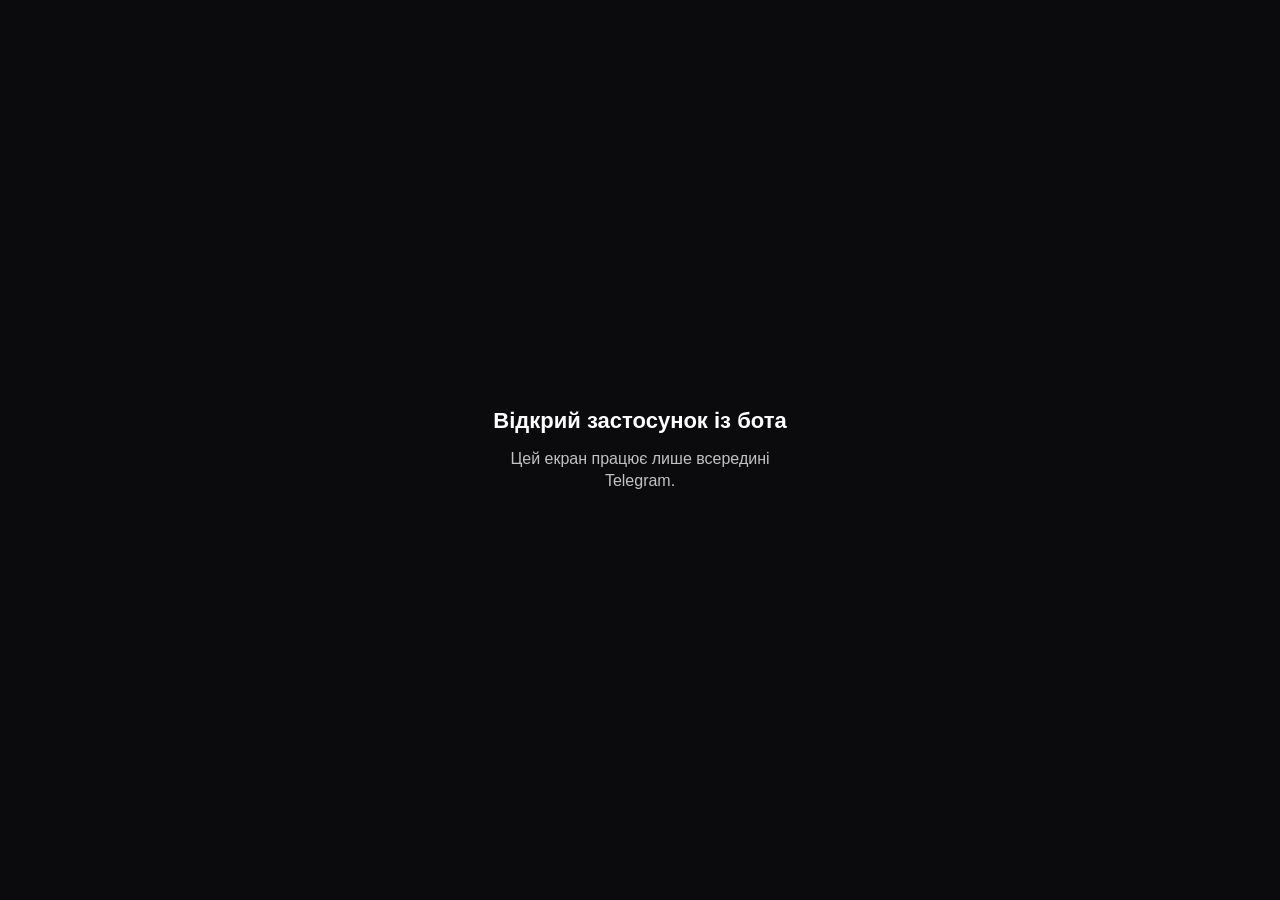
<file: index.html>
<!doctype html>
<html lang="uk">
<head>
<meta charset="utf-8">
<meta name="viewport" content="width=device-width, initial-scale=1, maximum-scale=1, user-scalable=no, viewport-fit=cover">
<meta name="theme-color" content="#000000">
<title>Soulmate</title>
<link rel="manifest" href="manifest.json">
<link rel="icon" type="image/svg+xml" href="icons/icon.svg">
<link rel="icon" type="image/png" sizes="48x48" href="icons/favicon-48.png">
<link rel="apple-touch-icon" href="icons/apple-touch-icon.png">
<meta name="mobile-web-app-capable" content="yes">
<meta name="apple-mobile-web-app-capable" content="yes">
<meta name="apple-mobile-web-app-title" content="SOULMATE">
<meta name="apple-mobile-web-app-status-bar-style" content="black-translucent">
<link rel="stylesheet" href="style.css">
<script src="https://telegram.org/js/telegram-web-app.js"></script>
<script src="config.js"></script>
</head>
<body>
<div id="feed" aria-live="polite"></div>
<button id="meBtn" class="mebtn" type="button" hidden aria-label="Профіль">👤</button>
<div id="dnav" class="dnav">
<button id="navUp" class="dbtn" type="button" aria-label="Попередня анкета"><svg viewBox="0 0 24 24" width="22" height="22" fill="none" stroke="currentColor" stroke-width="2.5" stroke-linecap="round" stroke-linejoin="round"><path d="M6 15l6-6 6 6"/></svg></button>
<button id="navDown" class="dbtn" type="button" aria-label="Наступна анкета"><svg viewBox="0 0 24 24" width="22" height="22" fill="none" stroke="currentColor" stroke-width="2.5" stroke-linecap="round" stroke-linejoin="round"><path d="M6 9l6 6 6-6"/></svg></button>
</div>
<div id="editor" class="editor" hidden></div>
<div id="screen" class="screen" hidden></div>
<div id="match" class="match" hidden></div>
<div id="toast" class="toast" hidden></div>
<script src="app.js"></script>
</body>
</html>
</file>
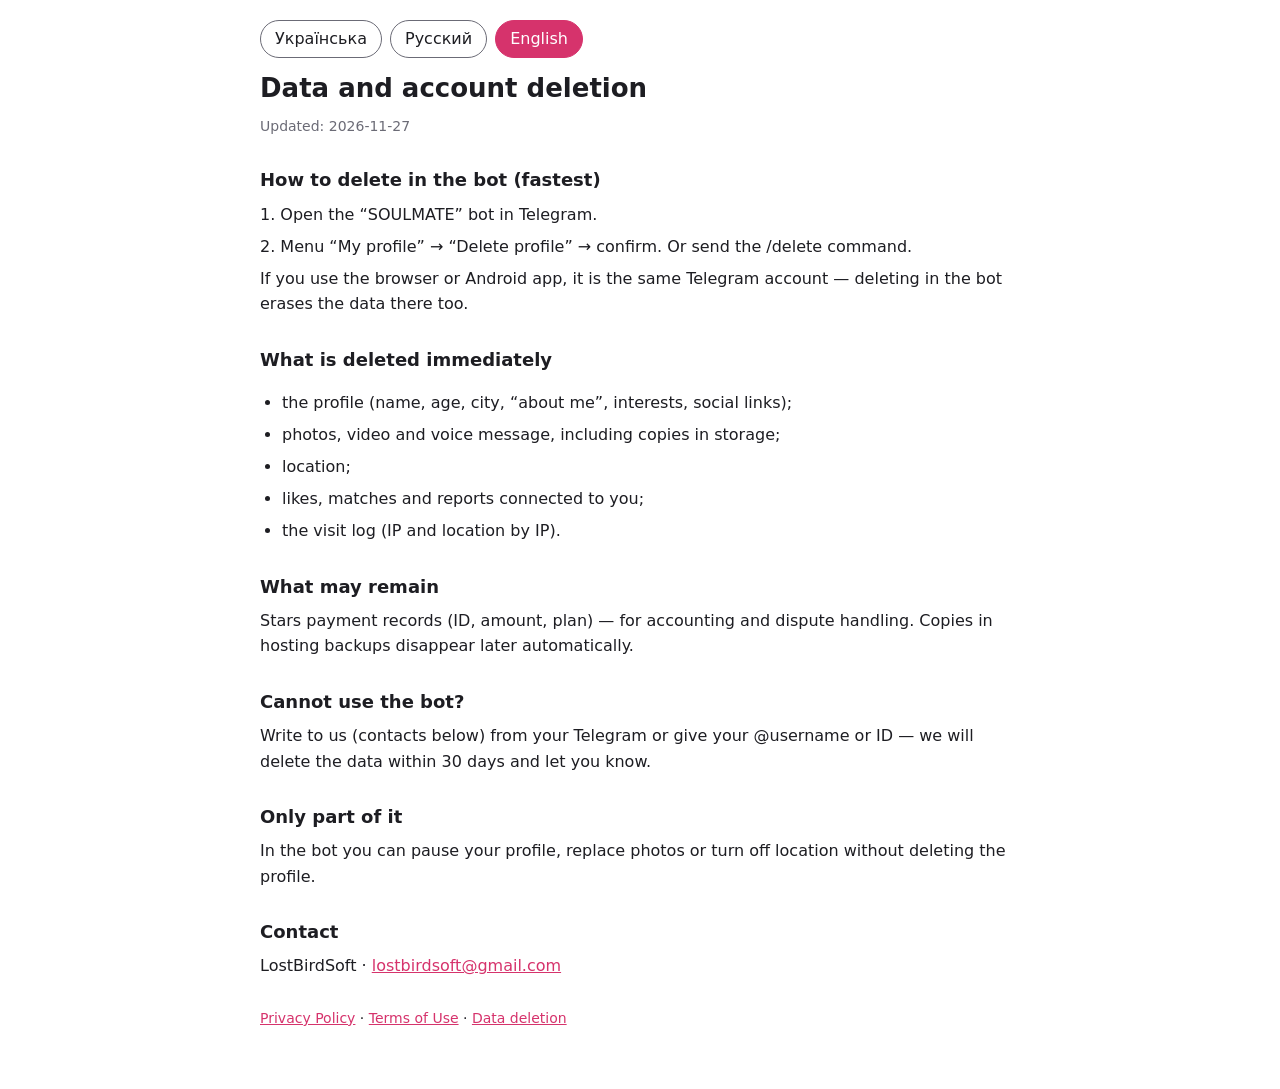
<file: legal/delete.html>
<!doctype html><html lang="uk"><head><meta charset="utf-8"><meta name="viewport" content="width=device-width,initial-scale=1"><meta name="robots" content="index,follow"><title>SOULMATE — Data and account deletion</title>
<style>:root{--bg:#fff;--fg:#1d1d22;--mut:#6b6b76;--ac:#d6336c}@media(prefers-color-scheme:dark){:root{--bg:#121216;--fg:#ececf1;--mut:#9a9aa6;--ac:#ff6b9a}}
body{margin:0;background:var(--bg);color:var(--fg);font:16px/1.6 system-ui,-apple-system,Segoe UI,Roboto,sans-serif}main{max-width:760px;margin:0 auto;padding:20px 18px 60px}
h1{font-size:26px;margin:.4em 0 .1em}h2{font-size:18px;margin:1.6em 0 .3em}p,li{margin:.4em 0}ul{padding-left:22px}.upd{color:var(--mut);font-size:14px}a{color:var(--ac)}
.lg{display:flex;gap:8px;margin-bottom:8px}.lg button{border:1px solid var(--mut);background:none;color:var(--fg);border-radius:20px;padding:5px 14px;font:inherit;cursor:pointer}.lg button.on{background:var(--ac);border-color:var(--ac);color:#fff}nav{margin-top:2em;font-size:14px}</style></head>
<body><main><div class="lg"><button data-l="uk">Українська</button><button data-l="ru">Русский</button><button data-l="en">English</button></div>
<article lang="uk" hidden><h1>Видалення даних і облікового запису</h1><p class="upd">Оновлено: 2026-11-27</p><h2>Як видалити в боті (найшвидше)</h2><p>1. Відкрийте бот «СОУЛМЕЙТ» у Telegram.</p><p>2. Меню «Моя анкета» → «Видалити анкету» → підтвердіть. Або надішліть команду /delete.</p><p>Якщо ви користуєтесь застосунком у браузері чи Android, це той самий обліковий запис Telegram — видалення в боті стирає дані й там.</p><h2>Що буде видалено одразу</h2><ul><li>анкета (ім'я, вік, місто, «про себе», інтереси, посилання на соцмережі);</li><li>фото, відео та голосове повідомлення, включно з копіями у сховищі;</li><li>геолокація;</li><li>вподобання, метчі, скарги, пов'язані з вами;</li><li>журнал заходів (IP та місце за IP).</li></ul><h2>Що може залишитися</h2><p>Записи про платежі Stars (ідентифікатор, сума, тариф) — для обліку та розгляду спорів. Копії в резервних системах хостингу зникають пізніше автоматично.</p><h2>Не можете скористатися ботом?</h2><p>Напишіть нам (контакти внизу) з вашого Telegram або вкажіть свій @username чи ID — ми видалимо дані протягом 30 днів і повідомимо вас.</p><h2>Хочу лише частину</h2><p>У боті можна поставити анкету на паузу, замінити фото чи вимкнути геолокацію, не видаляючи анкету.</p><h2>Контакти</h2><p class="ct"></p><nav><a href="privacy.html">Політика конфіденційності</a> · <a href="terms.html">Умови використання</a> · <a href="delete.html">Видалення даних</a></nav></article>
<article lang="ru" hidden><h1>Удаление данных и аккаунта</h1><p class="upd">Обновлено: 2026-11-27</p><h2>Как удалить в боте (быстрее всего)</h2><p>1. Откройте бот «СОУЛМЕЙТ» в Telegram.</p><p>2. Меню «Моя анкета» → «Удалить анкету» → подтвердите. Или отправьте команду /delete.</p><p>Если вы пользуетесь приложением в браузере или Android, это тот же аккаунт Telegram — удаление в боте стирает данные и там.</p><h2>Что будет удалено сразу</h2><ul><li>анкета (имя, возраст, город, «о себе», интересы, ссылки на соцсети);</li><li>фото, видео и голосовое сообщение, включая копии в хранилище;</li><li>геолокация;</li><li>лайки, мэтчи, жалобы, связанные с вами;</li><li>журнал заходов (IP и место по IP).</li></ul><h2>Что может остаться</h2><p>Записи о платежах Stars (идентификатор, сумма, тариф) — для учёта и рассмотрения споров. Копии в резервных системах хостинга исчезают позже автоматически.</p><h2>Не можете воспользоваться ботом?</h2><p>Напишите нам (контакты внизу) со своего Telegram или укажите свой @username либо ID — мы удалим данные в течение 30 дней и сообщим вам.</p><h2>Хочу только часть</h2><p>В боте можно поставить анкету на паузу, заменить фото или отключить геолокацию, не удаляя анкету.</p><h2>Контакты</h2><p class="ct"></p><nav><a href="privacy.html">Политика конфиденциальности</a> · <a href="terms.html">Условия использования</a> · <a href="delete.html">Удаление данных</a></nav></article>
<article lang="en" hidden><h1>Data and account deletion</h1><p class="upd">Updated: 2026-11-27</p><h2>How to delete in the bot (fastest)</h2><p>1. Open the “SOULMATE” bot in Telegram.</p><p>2. Menu “My profile” → “Delete profile” → confirm. Or send the /delete command.</p><p>If you use the browser or Android app, it is the same Telegram account — deleting in the bot erases the data there too.</p><h2>What is deleted immediately</h2><ul><li>the profile (name, age, city, “about me”, interests, social links);</li><li>photos, video and voice message, including copies in storage;</li><li>location;</li><li>likes, matches and reports connected to you;</li><li>the visit log (IP and location by IP).</li></ul><h2>What may remain</h2><p>Stars payment records (ID, amount, plan) — for accounting and dispute handling. Copies in hosting backups disappear later automatically.</p><h2>Cannot use the bot?</h2><p>Write to us (contacts below) from your Telegram or give your @username or ID — we will delete the data within 30 days and let you know.</p><h2>Only part of it</h2><p>In the bot you can pause your profile, replace photos or turn off location without deleting the profile.</p><h2>Contact</h2><p class="ct"></p><nav><a href="privacy.html">Privacy Policy</a> · <a href="terms.html">Terms of Use</a> · <a href="delete.html">Data deletion</a></nav></article></main>
<script src="legal-config.js"></script>
<script>(function(){var C=window.LEGAL||{},q=new URLSearchParams(location.search).get("lang"),st;try{st=localStorage.getItem("lg")}catch(e){}
var nl=(navigator.language||"uk").slice(0,2),l=[q,st,nl].filter(function(x){return x==="uk"||x==="ru"||x==="en"})[0]||(nl==="be"?"ru":"uk");
function s(x){document.documentElement.lang=x;try{localStorage.setItem("lg",x)}catch(e){}
document.querySelectorAll("article").forEach(function(a){a.hidden=a.lang!==x});document.querySelectorAll(".lg button").forEach(function(b){b.className=b.dataset.l===x?"on":""});
document.querySelectorAll("a[href$='.html']").forEach(function(a){a.href=a.getAttribute("href").split("?")[0]+"?lang="+x})}
document.querySelectorAll(".ct").forEach(function(p){var t=[];if(C.operator)t.push(C.operator);if(C.email)t.push('<a href="mailto:'+C.email+'">'+C.email+'</a>');if(C.telegram)t.push('<a href="https://t.me/'+C.telegram.replace("@","")+'">'+C.telegram+'</a>');p.innerHTML=t.join(" · ")});
document.querySelectorAll(".lg button").forEach(function(b){b.onclick=function(){s(b.dataset.l)}});s(l)})();</script></body></html>
</file>
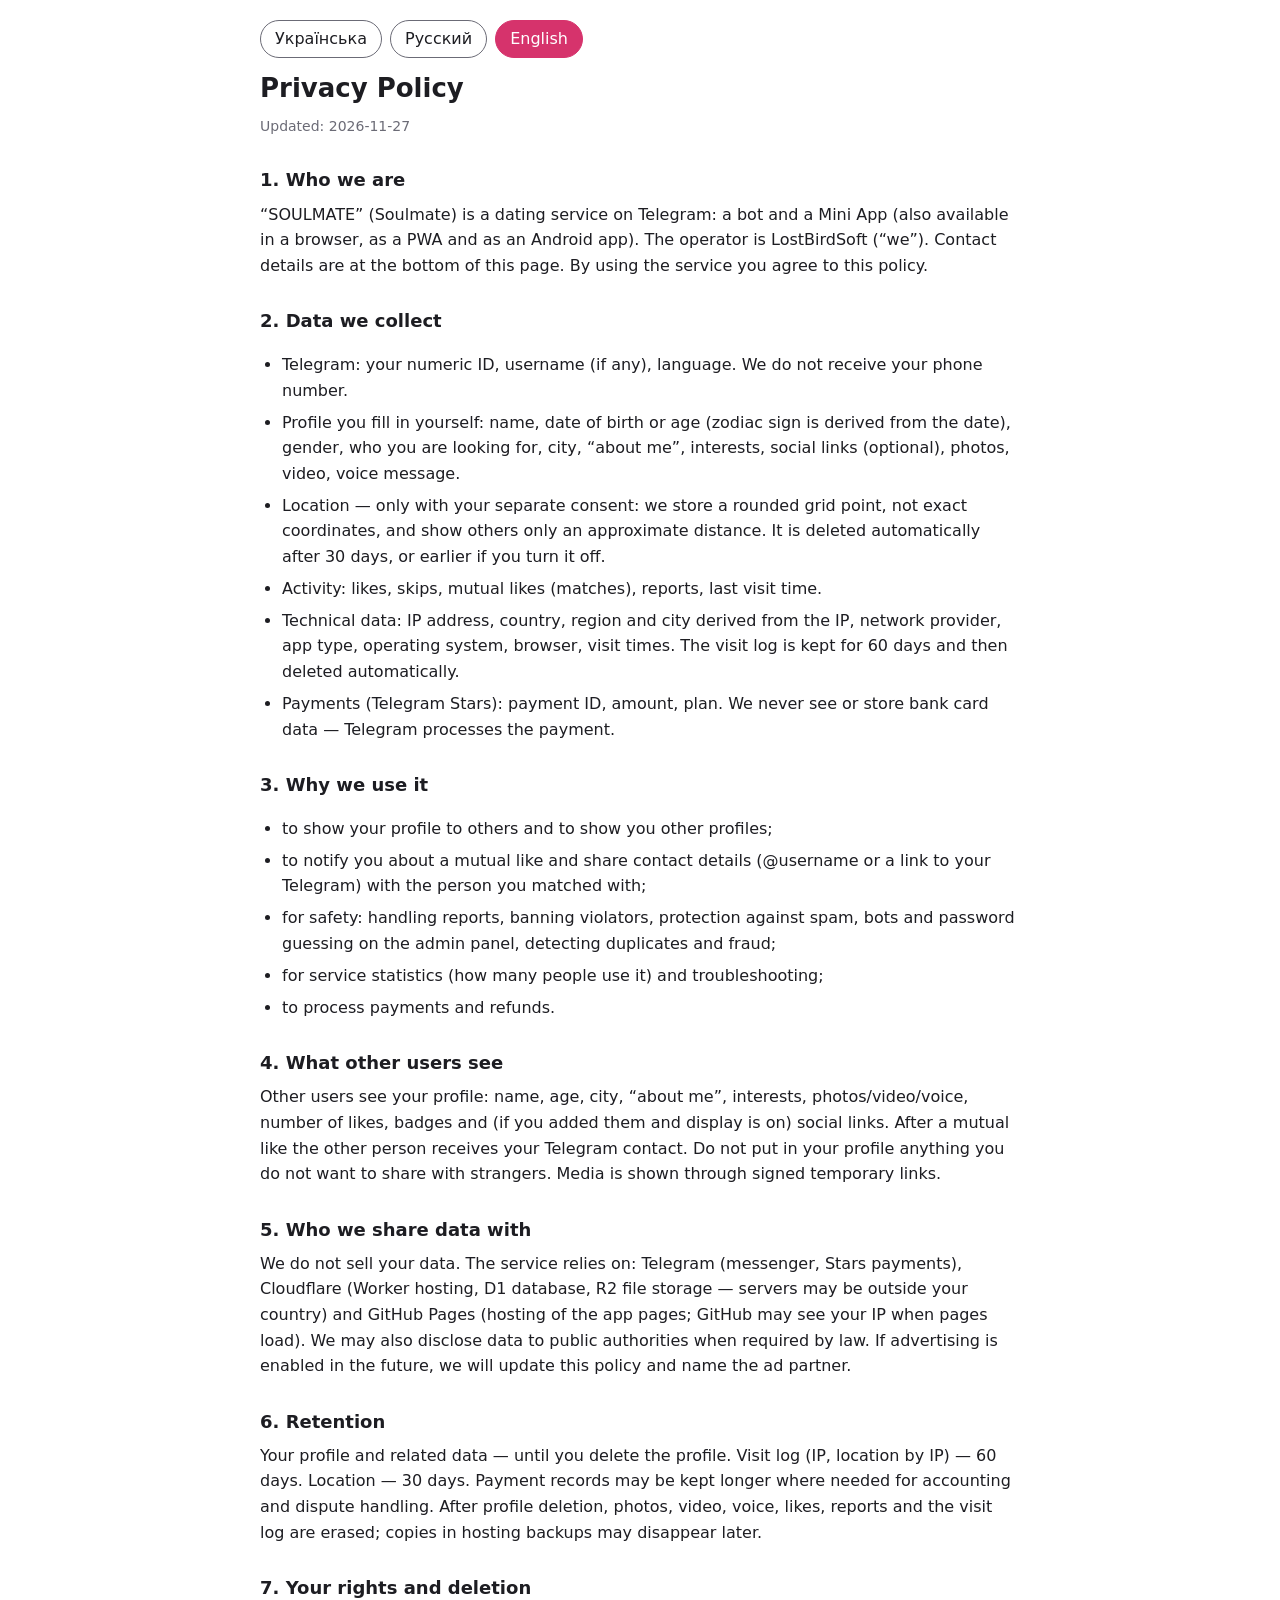
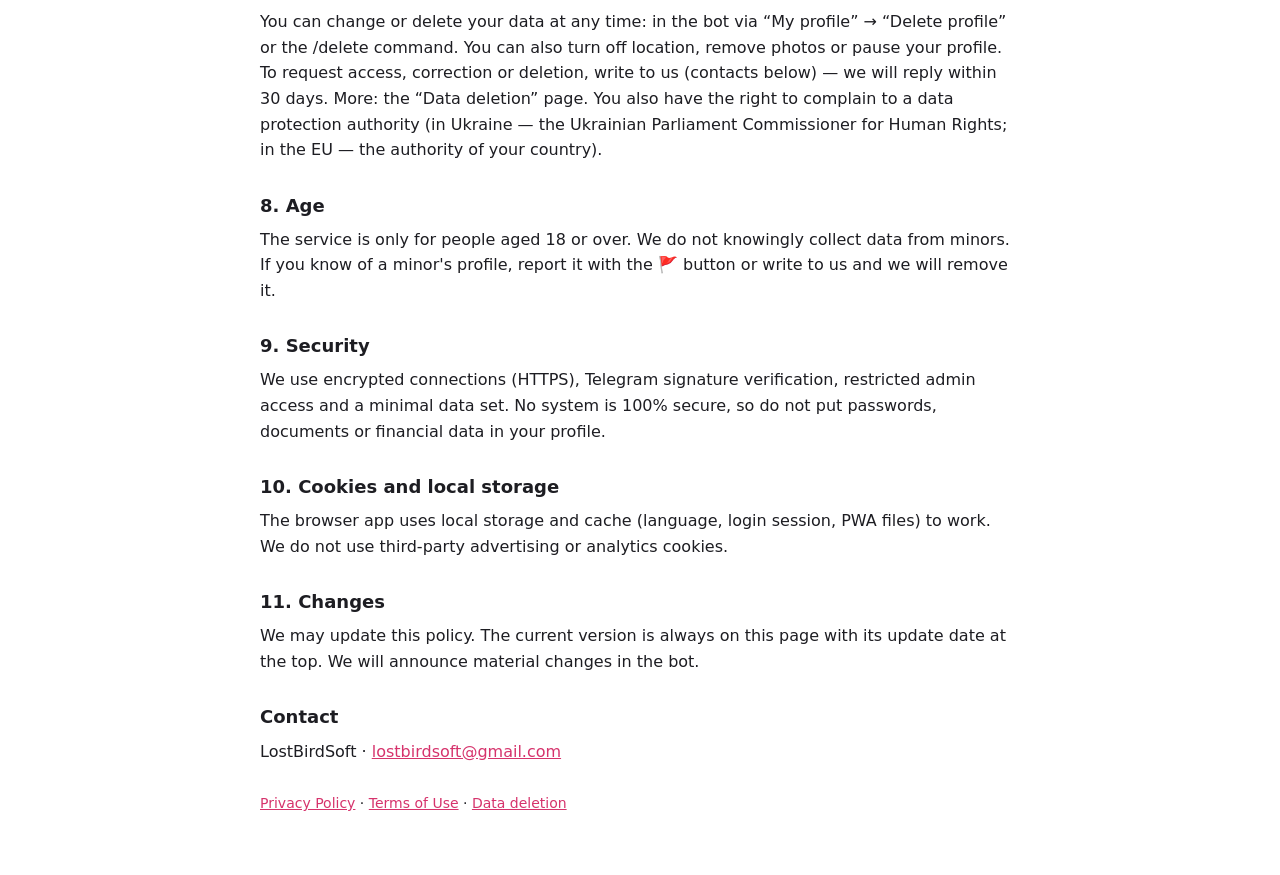
<file: legal/privacy.html>
<!doctype html><html lang="uk"><head><meta charset="utf-8"><meta name="viewport" content="width=device-width,initial-scale=1"><meta name="robots" content="index,follow"><title>SOULMATE — Privacy Policy</title>
<style>:root{--bg:#fff;--fg:#1d1d22;--mut:#6b6b76;--ac:#d6336c}@media(prefers-color-scheme:dark){:root{--bg:#121216;--fg:#ececf1;--mut:#9a9aa6;--ac:#ff6b9a}}
body{margin:0;background:var(--bg);color:var(--fg);font:16px/1.6 system-ui,-apple-system,Segoe UI,Roboto,sans-serif}main{max-width:760px;margin:0 auto;padding:20px 18px 60px}
h1{font-size:26px;margin:.4em 0 .1em}h2{font-size:18px;margin:1.6em 0 .3em}p,li{margin:.4em 0}ul{padding-left:22px}.upd{color:var(--mut);font-size:14px}a{color:var(--ac)}
.lg{display:flex;gap:8px;margin-bottom:8px}.lg button{border:1px solid var(--mut);background:none;color:var(--fg);border-radius:20px;padding:5px 14px;font:inherit;cursor:pointer}.lg button.on{background:var(--ac);border-color:var(--ac);color:#fff}nav{margin-top:2em;font-size:14px}</style></head>
<body><main><div class="lg"><button data-l="uk">Українська</button><button data-l="ru">Русский</button><button data-l="en">English</button></div>
<article lang="uk" hidden><h1>Політика конфіденційності</h1><p class="upd">Оновлено: 2026-11-27</p><h2>1. Хто ми</h2><p>«СОУЛМЕЙТ» (Soulmate) — сервіс знайомств у Telegram: бот та Mini App (також доступний у браузері, як PWA та Android-застосунок). Оператор сервісу — LostBirdSoft (далі «ми»). Контакти — внизу сторінки. Користуючись сервісом, ви погоджуєтесь з цією політикою.</p><h2>2. Які дані ми збираємо</h2><ul><li>Telegram: ваш числовий ID, ім'я користувача (@username, якщо є), мова. Ми не отримуємо ваш номер телефону.</li><li>Анкета, яку ви самі заповнюєте: ім'я, дата народження або вік (знак зодіаку рахується з дати), стать, кого шукаєте, місто, «про себе», інтереси, посилання на соцмережі (за бажанням), фото, відео, голосове повідомлення.</li><li>Геолокація — лише за вашою окремою згодою: ми зберігаємо округлену точку (сітку), а не точні координати, і показуємо іншим лише відстань кроками. Дані стираються автоматично через 30 днів або раніше, якщо ви їх вимкнули.</li><li>Активність: вподобання, пропуски, взаємні вподобання (метчі), скарги, дата останнього візиту.</li><li>Технічні дані: IP-адреса, країна, регіон і місто за IP, провайдер, тип застосунку, операційна система, браузер, час заходів. Журнал заходів зберігається 60 днів і потім видаляється автоматично.</li><li>Платежі (Telegram Stars): ідентифікатор платежу, сума, тариф. Дані банківської картки ми не бачимо й не зберігаємо — оплату обробляє Telegram.</li></ul><h2>3. Навіщо ми це використовуємо</h2><ul><li>щоб показувати вашу анкету іншим і підбирати анкети вам;</li><li>щоб повідомляти про взаємну симпатію й передавати контакт (@username або посилання на ваш Telegram) тому, з ким у вас метч;</li><li>для безпеки: розгляд скарг, блокування порушників, захист від спаму, ботів і підбору пароля адмін-панелі, виявлення дублікатів та шахрайства;</li><li>для статистики роботи сервісу (скільки людей заходить) і розв'язання технічних проблем;</li><li>для обробки платежів і повернень.</li></ul><h2>4. Що бачать інші користувачі</h2><p>Інші користувачі бачать вашу анкету: ім'я, вік, місто, «про себе», інтереси, фото/відео/голос, кількість вподобань, значки та (якщо ви їх додали й увімкнено показ) посилання на соцмережі. Після взаємного вподобання співрозмовник отримує ваш контакт у Telegram. Не публікуйте в анкеті те, чим не хочете ділитися з незнайомими людьми. Медіа показуються через підписані тимчасові посилання.</p><h2>5. Кому ми передаємо дані</h2><p>Ми не продаємо ваші дані. Для роботи сервісу використовуються: Telegram (месенджер, платежі Stars), Cloudflare (хостинг Worker, база даних D1, сховище файлів R2 — сервери можуть бути за межами вашої країни) і GitHub Pages (розміщення сторінок застосунку; GitHub може бачити IP при завантаженні сторінок). Також ми можемо передати дані державним органам, якщо цього вимагає закон. Якщо в майбутньому буде ввімкнено рекламу, ми оновимо цю політику та вкажемо рекламного партнера.</p><h2>6. Скільки ми зберігаємо дані</h2><p>Анкету та пов'язані з нею дані — доки ви не видалите анкету. Журнал заходів (IP, місце за IP) — 60 днів. Геолокацію — 30 днів. Записи про платежі можуть зберігатися довше, якщо це потрібно для обліку та розгляду спорів. Після видалення анкети фото, відео, голос, вподобання, скарги та журнал заходів стираються; копії в резервних системах хостингу можуть зникнути пізніше.</p><h2>7. Ваші права та видалення</h2><p>Ви можете в будь-який момент змінити або видалити свої дані: у боті в меню «Моя анкета» → «Видалити анкету» або командою /delete. Також ви можете вимкнути геолокацію, видалити фото чи поставити анкету на паузу. Для запиту на доступ до даних, виправлення або видалення пишіть нам (контакти внизу) — відповімо протягом 30 днів. Докладніше: сторінка «Видалення даних». Ви також маєте право звернутися до наглядового органу з питань захисту персональних даних (в Україні — Уповноважений Верховної Ради України з прав людини; в ЄС — орган вашої країни).</p><h2>8. Вік</h2><p>Сервіс лише для осіб, яким виповнилося 18 років. Ми свідомо не збираємо дані неповнолітніх. Якщо ви знаєте про анкету неповнолітнього — поскаржтеся кнопкою 🚩 або напишіть нам, ми видалимо її.</p><h2>9. Безпека</h2><p>Ми використовуємо шифроване з'єднання (HTTPS), перевірку підпису Telegram, обмежений доступ до адмін-панелі та мінімально потрібний набір даних. Жодна система не безпечна на 100%, тому не діліться в анкеті паролями, документами та фінансовими даними.</p><h2>10. Cookies і локальне сховище</h2><p>Застосунок у браузері використовує локальне сховище й кеш (мова, сесія входу, службові файли PWA) для роботи. Рекламних і аналітичних cookies сторонніх сервісів ми не використовуємо.</p><h2>11. Зміни політики</h2><p>Ми можемо оновлювати політику. Актуальна версія завжди на цій сторінці, дата оновлення вказана вгорі. Про суттєві зміни повідомимо в боті.</p><h2>Контакти</h2><p class="ct"></p><nav><a href="privacy.html">Політика конфіденційності</a> · <a href="terms.html">Умови використання</a> · <a href="delete.html">Видалення даних</a></nav></article>
<article lang="ru" hidden><h1>Политика конфиденциальности</h1><p class="upd">Обновлено: 2026-11-27</p><h2>1. Кто мы</h2><p>«СОУЛМЕЙТ» (Soulmate) — сервис знакомств в Telegram: бот и Mini App (также доступен в браузере, как PWA и Android-приложение). Оператор сервиса — LostBirdSoft (далее «мы»). Контакты — внизу страницы. Пользуясь сервисом, вы соглашаетесь с этой политикой.</p><h2>2. Какие данные мы собираем</h2><ul><li>Telegram: ваш числовой ID, имя пользователя (@username, если есть), язык. Номер телефона мы не получаем.</li><li>Анкета, которую вы заполняете сами: имя, дата рождения или возраст (знак зодиака считается по дате), пол, кого ищете, город, «о себе», интересы, ссылки на соцсети (по желанию), фото, видео, голосовое сообщение.</li><li>Геолокация — только по вашему отдельному согласию: мы храним округлённую точку (сетку), а не точные координаты, и показываем другим только расстояние шагами. Данные стираются автоматически через 30 дней или раньше, если вы их отключили.</li><li>Активность: лайки, пропуски, взаимные лайки (мэтчи), жалобы, дата последнего визита.</li><li>Технические данные: IP-адрес, страна, регион и город по IP, провайдер, тип приложения, операционная система, браузер, время заходов. Журнал заходов хранится 60 дней и затем удаляется автоматически.</li><li>Платежи (Telegram Stars): идентификатор платежа, сумма, тариф. Данные банковской карты мы не видим и не храним — оплату обрабатывает Telegram.</li></ul><h2>3. Зачем мы это используем</h2><ul><li>чтобы показывать вашу анкету другим и подбирать анкеты вам;</li><li>чтобы сообщать о взаимной симпатии и передавать контакт (@username или ссылку на ваш Telegram) тому, с кем у вас мэтч;</li><li>для безопасности: рассмотрение жалоб, блокировка нарушителей, защита от спама, ботов и подбора пароля админ-панели, выявление дублей и мошенничества;</li><li>для статистики работы сервиса (сколько людей заходит) и устранения технических проблем;</li><li>для обработки платежей и возвратов.</li></ul><h2>4. Что видят другие пользователи</h2><p>Другие пользователи видят вашу анкету: имя, возраст, город, «о себе», интересы, фото/видео/голос, число лайков, значки и (если вы их добавили и показ включён) ссылки на соцсети. После взаимного лайка собеседник получает ваш контакт в Telegram. Не публикуйте в анкете то, чем не хотите делиться с незнакомыми людьми. Медиа показываются через подписанные временные ссылки.</p><h2>5. Кому мы передаём данные</h2><p>Мы не продаём ваши данные. Для работы сервиса используются: Telegram (мессенджер, платежи Stars), Cloudflare (хостинг Worker, база данных D1, хранилище файлов R2 — серверы могут находиться за пределами вашей страны) и GitHub Pages (размещение страниц приложения; GitHub может видеть IP при загрузке страниц). Также мы можем передать данные государственным органам, если этого требует закон. Если в будущем будет включена реклама, мы обновим эту политику и укажем рекламного партнёра.</p><h2>6. Сколько мы храним данные</h2><p>Анкету и связанные с ней данные — пока вы не удалите анкету. Журнал заходов (IP, место по IP) — 60 дней. Геолокацию — 30 дней. Записи о платежах могут храниться дольше, если это нужно для учёта и рассмотрения споров. После удаления анкеты фото, видео, голос, лайки, жалобы и журнал заходов стираются; копии в резервных системах хостинга могут исчезнуть позже.</p><h2>7. Ваши права и удаление</h2><p>Вы можете в любой момент изменить или удалить свои данные: в боте в меню «Моя анкета» → «Удалить анкету» или командой /delete. Также можно отключить геолокацию, удалить фото или поставить анкету на паузу. Для запроса доступа к данным, исправления или удаления пишите нам (контакты внизу) — ответим в течение 30 дней. Подробнее: страница «Удаление данных». Вы также вправе обратиться в надзорный орган по защите персональных данных (в Украине — Уполномоченный Верховной Рады по правам человека; в ЕС — орган вашей страны).</p><h2>8. Возраст</h2><p>Сервис только для лиц, достигших 18 лет. Мы сознательно не собираем данные несовершеннолетних. Если вы знаете об анкете несовершеннолетнего — пожалуйтесь кнопкой 🚩 или напишите нам, мы удалим её.</p><h2>9. Безопасность</h2><p>Мы используем шифрованное соединение (HTTPS), проверку подписи Telegram, ограниченный доступ к админ-панели и минимально необходимый набор данных. Ни одна система не безопасна на 100%, поэтому не делитесь в анкете паролями, документами и финансовыми данными.</p><h2>10. Cookies и локальное хранилище</h2><p>Приложение в браузере использует локальное хранилище и кэш (язык, сессия входа, служебные файлы PWA) для работы. Рекламных и аналитических cookies сторонних сервисов мы не используем.</p><h2>11. Изменения политики</h2><p>Мы можем обновлять политику. Актуальная версия всегда на этой странице, дата обновления указана вверху. О существенных изменениях сообщим в боте.</p><h2>Контакты</h2><p class="ct"></p><nav><a href="privacy.html">Политика конфиденциальности</a> · <a href="terms.html">Условия использования</a> · <a href="delete.html">Удаление данных</a></nav></article>
<article lang="en" hidden><h1>Privacy Policy</h1><p class="upd">Updated: 2026-11-27</p><h2>1. Who we are</h2><p>“SOULMATE” (Soulmate) is a dating service on Telegram: a bot and a Mini App (also available in a browser, as a PWA and as an Android app). The operator is LostBirdSoft (“we”). Contact details are at the bottom of this page. By using the service you agree to this policy.</p><h2>2. Data we collect</h2><ul><li>Telegram: your numeric ID, username (if any), language. We do not receive your phone number.</li><li>Profile you fill in yourself: name, date of birth or age (zodiac sign is derived from the date), gender, who you are looking for, city, “about me”, interests, social links (optional), photos, video, voice message.</li><li>Location — only with your separate consent: we store a rounded grid point, not exact coordinates, and show others only an approximate distance. It is deleted automatically after 30 days, or earlier if you turn it off.</li><li>Activity: likes, skips, mutual likes (matches), reports, last visit time.</li><li>Technical data: IP address, country, region and city derived from the IP, network provider, app type, operating system, browser, visit times. The visit log is kept for 60 days and then deleted automatically.</li><li>Payments (Telegram Stars): payment ID, amount, plan. We never see or store bank card data — Telegram processes the payment.</li></ul><h2>3. Why we use it</h2><ul><li>to show your profile to others and to show you other profiles;</li><li>to notify you about a mutual like and share contact details (@username or a link to your Telegram) with the person you matched with;</li><li>for safety: handling reports, banning violators, protection against spam, bots and password guessing on the admin panel, detecting duplicates and fraud;</li><li>for service statistics (how many people use it) and troubleshooting;</li><li>to process payments and refunds.</li></ul><h2>4. What other users see</h2><p>Other users see your profile: name, age, city, “about me”, interests, photos/video/voice, number of likes, badges and (if you added them and display is on) social links. After a mutual like the other person receives your Telegram contact. Do not put in your profile anything you do not want to share with strangers. Media is shown through signed temporary links.</p><h2>5. Who we share data with</h2><p>We do not sell your data. The service relies on: Telegram (messenger, Stars payments), Cloudflare (Worker hosting, D1 database, R2 file storage — servers may be outside your country) and GitHub Pages (hosting of the app pages; GitHub may see your IP when pages load). We may also disclose data to public authorities when required by law. If advertising is enabled in the future, we will update this policy and name the ad partner.</p><h2>6. Retention</h2><p>Your profile and related data — until you delete the profile. Visit log (IP, location by IP) — 60 days. Location — 30 days. Payment records may be kept longer where needed for accounting and dispute handling. After profile deletion, photos, video, voice, likes, reports and the visit log are erased; copies in hosting backups may disappear later.</p><h2>7. Your rights and deletion</h2><p>You can change or delete your data at any time: in the bot via “My profile” → “Delete profile” or the /delete command. You can also turn off location, remove photos or pause your profile. To request access, correction or deletion, write to us (contacts below) — we will reply within 30 days. More: the “Data deletion” page. You also have the right to complain to a data protection authority (in Ukraine — the Ukrainian Parliament Commissioner for Human Rights; in the EU — the authority of your country).</p><h2>8. Age</h2><p>The service is only for people aged 18 or over. We do not knowingly collect data from minors. If you know of a minor's profile, report it with the 🚩 button or write to us and we will remove it.</p><h2>9. Security</h2><p>We use encrypted connections (HTTPS), Telegram signature verification, restricted admin access and a minimal data set. No system is 100% secure, so do not put passwords, documents or financial data in your profile.</p><h2>10. Cookies and local storage</h2><p>The browser app uses local storage and cache (language, login session, PWA files) to work. We do not use third-party advertising or analytics cookies.</p><h2>11. Changes</h2><p>We may update this policy. The current version is always on this page with its update date at the top. We will announce material changes in the bot.</p><h2>Contact</h2><p class="ct"></p><nav><a href="privacy.html">Privacy Policy</a> · <a href="terms.html">Terms of Use</a> · <a href="delete.html">Data deletion</a></nav></article></main>
<script src="legal-config.js"></script>
<script>(function(){var C=window.LEGAL||{},q=new URLSearchParams(location.search).get("lang"),st;try{st=localStorage.getItem("lg")}catch(e){}
var nl=(navigator.language||"uk").slice(0,2),l=[q,st,nl].filter(function(x){return x==="uk"||x==="ru"||x==="en"})[0]||(nl==="be"?"ru":"uk");
function s(x){document.documentElement.lang=x;try{localStorage.setItem("lg",x)}catch(e){}
document.querySelectorAll("article").forEach(function(a){a.hidden=a.lang!==x});document.querySelectorAll(".lg button").forEach(function(b){b.className=b.dataset.l===x?"on":""});
document.querySelectorAll("a[href$='.html']").forEach(function(a){a.href=a.getAttribute("href").split("?")[0]+"?lang="+x})}
document.querySelectorAll(".ct").forEach(function(p){var t=[];if(C.operator)t.push(C.operator);if(C.email)t.push('<a href="mailto:'+C.email+'">'+C.email+'</a>');if(C.telegram)t.push('<a href="https://t.me/'+C.telegram.replace("@","")+'">'+C.telegram+'</a>');p.innerHTML=t.join(" · ")});
document.querySelectorAll(".lg button").forEach(function(b){b.onclick=function(){s(b.dataset.l)}});s(l)})();</script></body></html>
</file>
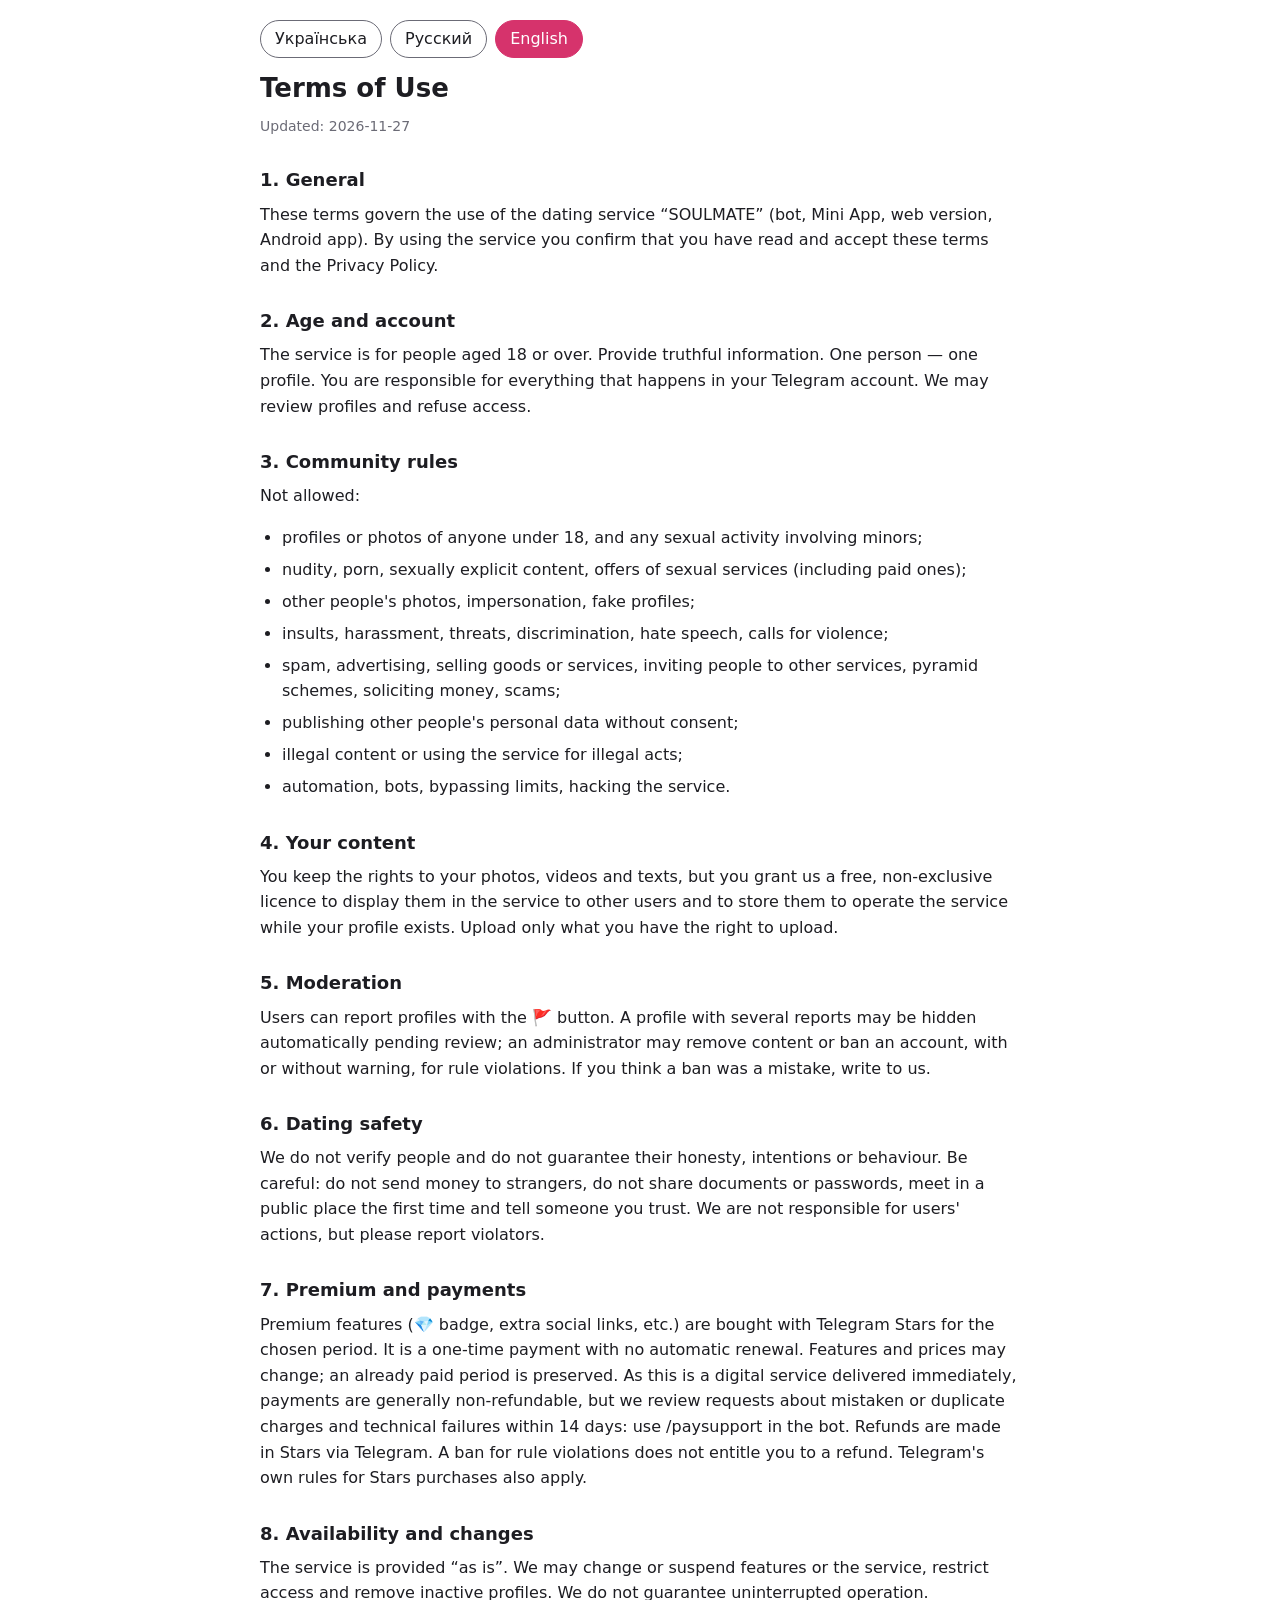
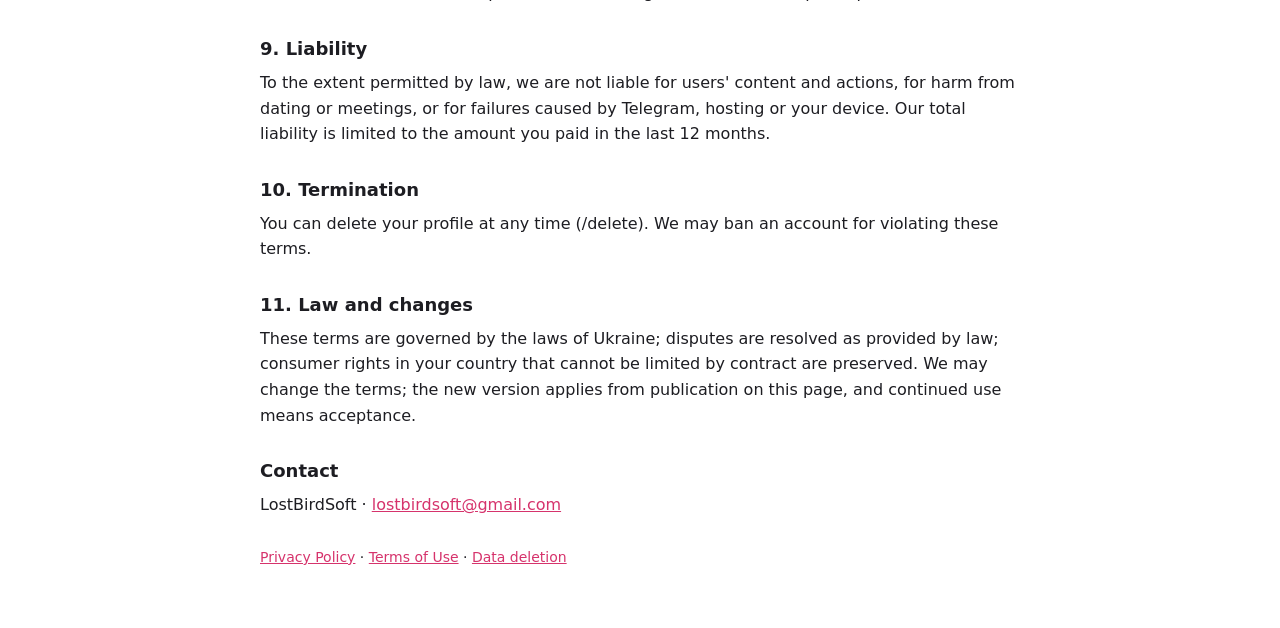
<file: legal/terms.html>
<!doctype html><html lang="uk"><head><meta charset="utf-8"><meta name="viewport" content="width=device-width,initial-scale=1"><meta name="robots" content="index,follow"><title>SOULMATE — Terms of Use</title>
<style>:root{--bg:#fff;--fg:#1d1d22;--mut:#6b6b76;--ac:#d6336c}@media(prefers-color-scheme:dark){:root{--bg:#121216;--fg:#ececf1;--mut:#9a9aa6;--ac:#ff6b9a}}
body{margin:0;background:var(--bg);color:var(--fg);font:16px/1.6 system-ui,-apple-system,Segoe UI,Roboto,sans-serif}main{max-width:760px;margin:0 auto;padding:20px 18px 60px}
h1{font-size:26px;margin:.4em 0 .1em}h2{font-size:18px;margin:1.6em 0 .3em}p,li{margin:.4em 0}ul{padding-left:22px}.upd{color:var(--mut);font-size:14px}a{color:var(--ac)}
.lg{display:flex;gap:8px;margin-bottom:8px}.lg button{border:1px solid var(--mut);background:none;color:var(--fg);border-radius:20px;padding:5px 14px;font:inherit;cursor:pointer}.lg button.on{background:var(--ac);border-color:var(--ac);color:#fff}nav{margin-top:2em;font-size:14px}</style></head>
<body><main><div class="lg"><button data-l="uk">Українська</button><button data-l="ru">Русский</button><button data-l="en">English</button></div>
<article lang="uk" hidden><h1>Умови використання</h1><p class="upd">Оновлено: 2026-11-27</p><h2>1. Загальне</h2><p>Ці умови регулюють використання сервісу знайомств «СОУЛМЕЙТ» (бот, Mini App, веб-версія, Android-застосунок). Починаючи користуватися сервісом, ви підтверджуєте, що прочитали й приймаєте ці умови та Політику конфіденційності.</p><h2>2. Вік і обліковий запис</h2><p>Сервіс лише для осіб від 18 років. Вказуйте правдиві дані. Одна людина — одна анкета. Ви відповідаєте за все, що відбувається у вашому обліковому записі Telegram. Ми можемо перевіряти анкети та відмовити в доступі.</p><h2 id="rules">3. Правила спільноти</h2><p>Заборонено:</p><ul><li>анкети та фото осіб до 18 років, а також будь-які сексуальні дії з неповнолітніми;</li><li>оголені тіла, порно, відверто сексуальний контент, пропозиції інтим-послуг (в тому числі платних);</li><li>чужі фото та видача себе за іншу людину, фейкові анкети;</li><li>образи, цькування, погрози, дискримінація, мова ненависті, заклики до насильства;</li><li>спам, реклама, продаж товарів і послуг, запрошення в інші сервіси, фінансові піраміди, збір грошей, шахрайство;</li><li>публікація чужих персональних даних без згоди;</li><li>незаконний контент та використання сервісу для незаконних дій;</li><li>автоматизація, боти, обхід обмежень, злам сервісу.</li></ul><h2>4. Ваш контент</h2><p>Ви залишаєте за собою права на свої фото, відео й тексти, але надаєте нам безоплатну невиключну ліцензію показувати їх у сервісі іншим користувачам та зберігати для роботи сервісу, доки існує ваша анкета. Завантажуйте лише те, на що маєте право.</p><h2>5. Модерація</h2><p>Користувачі можуть скаржитися на анкети кнопкою 🚩. Анкета з кількома скаргами може бути автоматично прихована до розгляду, адміністратор може видалити контент або заблокувати обліковий запис — з попередженням або без нього при порушенні правил. За помилкове блокування пишіть нам.</p><h2>6. Безпека знайомств</h2><p>Ми не перевіряємо людей і не гарантуємо їхню правдивість, наміри та поведінку. Будьте обережні: не переказуйте гроші незнайомцям, не передавайте документи й паролі, першу зустріч призначайте в людному місці та повідомляйте близьким. Ми не несемо відповідальності за дії користувачів, але просимо повідомляти про порушників.</p><h2>7. Преміум і платежі</h2><p>Преміум-функції (значок 💎, додаткові посилання на соцмережі тощо) купуються за Telegram Stars на обраний термін. Це разова оплата без автоматичного продовження. Перелік функцій і тарифи можуть змінюватися; вже оплачений термін зберігається. Оскільки це цифрова послуга, що надається відразу, оплата, як правило, не повертається, але ми розглядаємо звернення про помилкові, подвійні списання та технічні збої протягом 14 днів: /paysupport у боті. Повернення виконується в Stars через Telegram. Блокування за порушення правил не дає права на повернення. Правила покупок Stars також визначає Telegram.</p><h2>8. Доступність і зміни</h2><p>Сервіс надається «як є». Ми можемо змінювати, призупиняти функції або сервіс, обмежувати доступ, видаляти неактивні анкети. Ми не гарантуємо безперебійну роботу.</p><h2>9. Відповідальність</h2><p>У межах, дозволених законом, ми не відповідаємо за контент і дії користувачів, за збитки від знайомств і зустрічей, а також за збої, спричинені Telegram, хостингом чи вашим пристроєм. Наша сукупна відповідальність обмежується сумою, яку ви заплатили за останні 12 місяців.</p><h2>10. Припинення</h2><p>Ви можете в будь-який момент видалити анкету (/delete). Ми можемо заблокувати обліковий запис за порушення цих умов.</p><h2>11. Право та зміни</h2><p>До цих умов застосовується законодавство України, а спори розглядаються в порядку, визначеному законом; права споживачів вашої країни, які не можна обмежити договором, зберігаються. Ми можемо змінювати умови, нова версія діє з моменту публікації на цій сторінці; продовження користування означає згоду.</p><h2>Контакти</h2><p class="ct"></p><nav><a href="privacy.html">Політика конфіденційності</a> · <a href="terms.html">Умови використання</a> · <a href="delete.html">Видалення даних</a></nav></article>
<article lang="ru" hidden><h1>Условия использования</h1><p class="upd">Обновлено: 2026-11-27</p><h2>1. Общие положения</h2><p>Эти условия регулируют использование сервиса знакомств «СОУЛМЕЙТ» (бот, Mini App, веб-версия, Android-приложение). Начиная пользоваться сервисом, вы подтверждаете, что прочитали и принимаете эти условия и Политику конфиденциальности.</p><h2>2. Возраст и аккаунт</h2><p>Сервис только для лиц от 18 лет. Указывайте достоверные данные. Один человек — одна анкета. Вы отвечаете за всё, что происходит в вашем аккаунте Telegram. Мы можем проверять анкеты и отказать в доступе.</p><h2 id="rules">3. Правила сообщества</h2><p>Запрещено:</p><ul><li>анкеты и фото лиц до 18 лет, а также любые сексуальные действия с несовершеннолетними;</li><li>обнажённые тела, порно, откровенно сексуальный контент, предложения интим-услуг (в том числе платных);</li><li>чужие фото и выдача себя за другого человека, фейковые анкеты;</li><li>оскорбления, травля, угрозы, дискриминация, язык ненависти, призывы к насилию;</li><li>спам, реклама, продажа товаров и услуг, приглашения в другие сервисы, финансовые пирамиды, сбор денег, мошенничество;</li><li>публикация чужих персональных данных без согласия;</li><li>незаконный контент и использование сервиса для незаконных действий;</li><li>автоматизация, боты, обход ограничений, взлом сервиса.</li></ul><h2>4. Ваш контент</h2><p>Вы сохраняете права на свои фото, видео и тексты, но предоставляете нам безвозмездную неисключительную лицензию показывать их в сервисе другим пользователям и хранить для работы сервиса, пока существует ваша анкета. Загружайте только то, на что имеете право.</p><h2>5. Модерация</h2><p>Пользователи могут жаловаться на анкеты кнопкой 🚩. Анкета с несколькими жалобами может быть автоматически скрыта до рассмотрения, администратор может удалить контент или заблокировать аккаунт — с предупреждением или без при нарушении правил. По поводу ошибочной блокировки пишите нам.</p><h2>6. Безопасность знакомств</h2><p>Мы не проверяем людей и не гарантируем их правдивость, намерения и поведение. Будьте осторожны: не переводите деньги незнакомцам, не передавайте документы и пароли, первую встречу назначайте в людном месте и сообщайте близким. Мы не отвечаем за действия пользователей, но просим сообщать о нарушителях.</p><h2>7. Премиум и платежи</h2><p>Премиум-функции (значок 💎, дополнительные ссылки на соцсети и др.) покупаются за Telegram Stars на выбранный срок. Это разовая оплата без автопродления. Перечень функций и тарифы могут меняться; уже оплаченный срок сохраняется. Поскольку это цифровая услуга, предоставляемая сразу, оплата, как правило, не возвращается, но мы рассматриваем обращения об ошибочных, двойных списаниях и технических сбоях в течение 14 дней: /paysupport в боте. Возврат выполняется в Stars через Telegram. Блокировка за нарушение правил не даёт права на возврат. Правила покупок Stars также определяет Telegram.</p><h2>8. Доступность и изменения</h2><p>Сервис предоставляется «как есть». Мы можем изменять, приостанавливать функции или сервис, ограничивать доступ, удалять неактивные анкеты. Мы не гарантируем бесперебойную работу.</p><h2>9. Ответственность</h2><p>В пределах, допустимых законом, мы не отвечаем за контент и действия пользователей, за ущерб от знакомств и встреч, а также за сбои по вине Telegram, хостинга или вашего устройства. Наша совокупная ответственность ограничена суммой, которую вы заплатили за последние 12 месяцев.</p><h2>10. Прекращение</h2><p>Вы можете в любой момент удалить анкету (/delete). Мы можем заблокировать аккаунт за нарушение этих условий.</p><h2>11. Право и изменения</h2><p>К этим условиям применяется законодательство Украины, споры рассматриваются в порядке, установленном законом; права потребителей вашей страны, которые нельзя ограничить договором, сохраняются. Мы можем менять условия, новая версия действует с момента публикации на этой странице; продолжение использования означает согласие.</p><h2>Контакты</h2><p class="ct"></p><nav><a href="privacy.html">Политика конфиденциальности</a> · <a href="terms.html">Условия использования</a> · <a href="delete.html">Удаление данных</a></nav></article>
<article lang="en" hidden><h1>Terms of Use</h1><p class="upd">Updated: 2026-11-27</p><h2>1. General</h2><p>These terms govern the use of the dating service “SOULMATE” (bot, Mini App, web version, Android app). By using the service you confirm that you have read and accept these terms and the Privacy Policy.</p><h2>2. Age and account</h2><p>The service is for people aged 18 or over. Provide truthful information. One person — one profile. You are responsible for everything that happens in your Telegram account. We may review profiles and refuse access.</p><h2 id="rules">3. Community rules</h2><p>Not allowed:</p><ul><li>profiles or photos of anyone under 18, and any sexual activity involving minors;</li><li>nudity, porn, sexually explicit content, offers of sexual services (including paid ones);</li><li>other people's photos, impersonation, fake profiles;</li><li>insults, harassment, threats, discrimination, hate speech, calls for violence;</li><li>spam, advertising, selling goods or services, inviting people to other services, pyramid schemes, soliciting money, scams;</li><li>publishing other people's personal data without consent;</li><li>illegal content or using the service for illegal acts;</li><li>automation, bots, bypassing limits, hacking the service.</li></ul><h2>4. Your content</h2><p>You keep the rights to your photos, videos and texts, but you grant us a free, non-exclusive licence to display them in the service to other users and to store them to operate the service while your profile exists. Upload only what you have the right to upload.</p><h2>5. Moderation</h2><p>Users can report profiles with the 🚩 button. A profile with several reports may be hidden automatically pending review; an administrator may remove content or ban an account, with or without warning, for rule violations. If you think a ban was a mistake, write to us.</p><h2>6. Dating safety</h2><p>We do not verify people and do not guarantee their honesty, intentions or behaviour. Be careful: do not send money to strangers, do not share documents or passwords, meet in a public place the first time and tell someone you trust. We are not responsible for users' actions, but please report violators.</p><h2>7. Premium and payments</h2><p>Premium features (💎 badge, extra social links, etc.) are bought with Telegram Stars for the chosen period. It is a one-time payment with no automatic renewal. Features and prices may change; an already paid period is preserved. As this is a digital service delivered immediately, payments are generally non-refundable, but we review requests about mistaken or duplicate charges and technical failures within 14 days: use /paysupport in the bot. Refunds are made in Stars via Telegram. A ban for rule violations does not entitle you to a refund. Telegram's own rules for Stars purchases also apply.</p><h2>8. Availability and changes</h2><p>The service is provided “as is”. We may change or suspend features or the service, restrict access and remove inactive profiles. We do not guarantee uninterrupted operation.</p><h2>9. Liability</h2><p>To the extent permitted by law, we are not liable for users' content and actions, for harm from dating or meetings, or for failures caused by Telegram, hosting or your device. Our total liability is limited to the amount you paid in the last 12 months.</p><h2>10. Termination</h2><p>You can delete your profile at any time (/delete). We may ban an account for violating these terms.</p><h2>11. Law and changes</h2><p>These terms are governed by the laws of Ukraine; disputes are resolved as provided by law; consumer rights in your country that cannot be limited by contract are preserved. We may change the terms; the new version applies from publication on this page, and continued use means acceptance.</p><h2>Contact</h2><p class="ct"></p><nav><a href="privacy.html">Privacy Policy</a> · <a href="terms.html">Terms of Use</a> · <a href="delete.html">Data deletion</a></nav></article></main>
<script src="legal-config.js"></script>
<script>(function(){var C=window.LEGAL||{},q=new URLSearchParams(location.search).get("lang"),st;try{st=localStorage.getItem("lg")}catch(e){}
var nl=(navigator.language||"uk").slice(0,2),l=[q,st,nl].filter(function(x){return x==="uk"||x==="ru"||x==="en"})[0]||(nl==="be"?"ru":"uk");
function s(x){document.documentElement.lang=x;try{localStorage.setItem("lg",x)}catch(e){}
document.querySelectorAll("article").forEach(function(a){a.hidden=a.lang!==x});document.querySelectorAll(".lg button").forEach(function(b){b.className=b.dataset.l===x?"on":""});
document.querySelectorAll("a[href$='.html']").forEach(function(a){a.href=a.getAttribute("href").split("?")[0]+"?lang="+x})}
document.querySelectorAll(".ct").forEach(function(p){var t=[];if(C.operator)t.push(C.operator);if(C.email)t.push('<a href="mailto:'+C.email+'">'+C.email+'</a>');if(C.telegram)t.push('<a href="https://t.me/'+C.telegram.replace("@","")+'">'+C.telegram+'</a>');p.innerHTML=t.join(" · ")});
document.querySelectorAll(".lg button").forEach(function(b){b.onclick=function(){s(b.dataset.l)}});s(l)})();</script></body></html>
</file>
<file: style.css>
:root{--accent: #ff4d6d;--safe-top: calc(var(--tg-content-safe-area-inset-top, 0px) + var(--tg-safe-area-inset-top, 0px) + env(safe-area-inset-top, 0px));--safe-bottom: calc(var(--tg-safe-area-inset-bottom, 0px) + env(safe-area-inset-bottom, 0px))}*{box-sizing:border-box;-webkit-tap-highlight-color:transparent}html,body{margin:0;height:100%;background:#000;color:#fff;font-family:-apple-system,BlinkMacSystemFont,Segoe UI,Roboto,sans-serif;overflow:hidden;overscroll-behavior:none}#feed{position:fixed;inset:0;overflow-y:scroll;scroll-snap-type:y mandatory;overscroll-behavior:contain;scrollbar-width:none}#feed::-webkit-scrollbar{display:none}.card{position:relative;height:100vh;height:100dvh;scroll-snap-align:start;scroll-snap-stop:always;background:#111;overflow:hidden}.media{position:absolute;inset:0;display:flex;overflow-x:scroll;scroll-snap-type:x mandatory;scrollbar-width:none;overscroll-behavior-x:contain}.media::-webkit-scrollbar{display:none}.slide{flex:0 0 100%;height:100%;scroll-snap-align:start;scroll-snap-stop:always;background:#000}.slide img,.slide video{width:100%;height:100%;object-fit:cover;display:block;user-select:none;-webkit-user-drag:none;pointer-events:none}.dots{position:absolute;left:12px;right:12px;top:calc(var(--safe-top) + 6px);display:flex;gap:4px;z-index:3;pointer-events:none}.dots i{flex:1;height:3px;border-radius:2px;background:#ffffff59}.dots i.on{background:#fff}.shade{position:absolute;left:0;right:0;bottom:0;height:55%;background:linear-gradient(to top,#000000d1,#00000073 55%,#0000);z-index:1;pointer-events:none}.info{position:absolute;left:14px;right:84px;bottom:calc(var(--safe-bottom) + 18px);z-index:2;text-shadow:0 1px 6px rgba(0,0,0,.6)}.info h2{margin:0 0 4px;font-size:26px;line-height:1.15;font-weight:700}.info .badge{margin-left:6px;font-size:18px}.meta{font-size:15px;opacity:.92;margin-bottom:8px}.about{font-size:15px;line-height:1.35;margin-bottom:8px;display:-webkit-box;-webkit-line-clamp:3;-webkit-box-orient:vertical;overflow:hidden;white-space:pre-wrap;word-break:break-word}.about.open{-webkit-line-clamp:unset;max-height:32vh;overflow-y:auto}.chips{display:flex;flex-wrap:wrap;gap:6px}.chip{font-size:13px;padding:4px 10px;border-radius:14px;background:#ffffff2e;backdrop-filter:blur(6px)}.chip.shared{background:#ff4d6dbf;font-weight:600}.socials{display:flex;flex-wrap:wrap;gap:6px;margin-top:8px}.socials a{font-size:13px;padding:4px 10px;border-radius:14px;background:#ffffffeb;color:#111;text-decoration:none;font-weight:600}.actions{position:absolute;right:12px;bottom:calc(var(--safe-bottom) + 22px);z-index:3;display:flex;flex-direction:column;align-items:center;gap:18px}.btn{width:54px;height:54px;border-radius:50%;border:0;background:#00000061;backdrop-filter:blur(8px);color:#fff;font-size:26px;display:flex;align-items:center;justify-content:center;padding:0;cursor:pointer;transition:transform .12s}.btn:active{transform:scale(.88)}.btn.like.on{background:var(--accent)}.btn.small{width:44px;height:44px;font-size:20px}.cnt{font-size:12px;margin-top:-12px;text-shadow:0 1px 4px #000}.pop{position:absolute;left:50%;top:45%;z-index:4;font-size:110px;transform:translate(-50%,-50%) scale(.3);opacity:0;pointer-events:none}.pop.go{animation:pop .7s ease-out}@keyframes pop{0%{transform:translate(-50%,-50%) scale(.3);opacity:0}25%{transform:translate(-50%,-50%) scale(1.15);opacity:1}to{transform:translate(-50%,-60%) scale(1);opacity:0}}.screen{position:fixed;inset:0;z-index:10;background:#0b0b0d;display:flex;flex-direction:column;align-items:center;justify-content:center;text-align:center;padding:24px;gap:14px}.screen[hidden],.match[hidden],.toast[hidden]{display:none}.screen h3{margin:0;font-size:22px}.screen p{margin:0;opacity:.75;max-width:320px;line-height:1.4}.spin{width:36px;height:36px;border-radius:50%;border:3px solid rgba(255,255,255,.2);border-top-color:var(--accent);animation:sp .8s linear infinite}@keyframes sp{to{transform:rotate(360deg)}}.cta{border:0;border-radius:24px;padding:13px 28px;font-size:16px;font-weight:600;background:var(--accent);color:#fff;cursor:pointer}.cta.ghost{background:#ffffff24}.end{display:flex;flex-direction:column;align-items:center;justify-content:center;text-align:center;padding:24px;gap:14px;background:#0b0b0d}.end h3{margin:0;font-size:22px}.end p{margin:0;opacity:.75;max-width:320px}.match{position:fixed;inset:0;z-index:20;background:#000000db;display:flex;flex-direction:column;align-items:center;justify-content:center;gap:14px;text-align:center;padding:24px}.match h1{margin:0;font-size:34px;color:var(--accent)}.match p{margin:0;font-size:18px}.match .row{display:flex;flex-direction:column;gap:10px;margin-top:10px;width:100%;max-width:280px}.toast{position:fixed;left:50%;bottom:calc(var(--safe-bottom) + 90px);transform:translate(-50%);z-index:30;background:#1e1e22f2;padding:10px 16px;border-radius:14px;font-size:14px;max-width:86%;text-align:center}.mebtn{position:fixed;right:12px;top:calc(var(--safe-top) + 16px);z-index:5;width:42px;height:42px;border-radius:50%;border:0;background:#0000006b;backdrop-filter:blur(8px);color:#fff;font-size:20px;padding:0;cursor:pointer}.mebtn[hidden]{display:none}.editor{position:fixed;inset:0;z-index:15;background:#0b0b0d;display:flex;flex-direction:column}.editor[hidden]{display:none}.ed-head{display:flex;align-items:center;gap:10px;padding:calc(var(--safe-top) + 10px) 16px 10px;border-bottom:1px solid rgba(255,255,255,.08)}.ed-head h3{margin:0;font-size:19px;flex:1}.ed-close{border:0;background:#ffffff1f;color:#fff;width:36px;height:36px;border-radius:50%;font-size:18px;padding:0;cursor:pointer}.ed-body{flex:1;overflow-y:auto;overscroll-behavior:contain;-webkit-overflow-scrolling:touch;padding:14px 16px 28px}.ed-sec{margin-bottom:20px}.ed-sec>label,.ed-sec>.lbl{display:block;font-size:13px;opacity:.65;margin:0 0 6px 2px}.ed-hint{font-size:12.5px;opacity:.6;margin:6px 2px 0;line-height:1.35}.ed-in{width:100%;font:inherit;font-size:16px;color:#fff;background:#1a1a1f;border:1px solid rgba(255,255,255,.1);border-radius:12px;padding:12px 14px;outline:none}.ed-in:focus{border-color:var(--accent)}.ed-in[readonly]{opacity:.55}textarea.ed-in{min-height:110px;resize:none;line-height:1.35}.ed-cnt{text-align:right;font-size:12px;opacity:.55;margin-top:4px}.seg{display:flex;gap:8px}.seg button{flex:1;font:inherit;font-size:15px;color:#fff;background:#1a1a1f;border:1px solid rgba(255,255,255,.1);border-radius:12px;padding:11px 6px;cursor:pointer}.seg button.on{background:var(--accent);border-color:var(--accent);font-weight:600}.pills{display:flex;flex-wrap:wrap;gap:8px}.pill{font:inherit;font-size:14px;color:#fff;background:#1a1a1f;border:1px solid rgba(255,255,255,.1);border-radius:18px;padding:8px 13px;cursor:pointer}.pill.on{background:var(--accent);border-color:var(--accent);font-weight:600}.pill.mini{font-size:12.5px;padding:5px 10px;opacity:.85}.pill.add{border-style:dashed;background:transparent}.row2{display:flex;gap:8px;margin-top:8px}.row2 .ed-in{flex:1}.row2 .cta{padding:11px 18px;font-size:15px}.row2[hidden]{display:none}.tiles{display:grid;grid-template-columns:repeat(3,1fr);gap:8px}.tile{position:relative;aspect-ratio:3 / 4;border-radius:12px;overflow:hidden;background:#1a1a1f}.tile img{width:100%;height:100%;object-fit:cover;display:block;pointer-events:none}.tile .vid{position:absolute;inset:0;display:flex;flex-direction:column;align-items:center;justify-content:center;font-size:28px;gap:4px}.tile .vid small{font-size:13px;opacity:.75}.tile .x,.tile .star{position:absolute;top:6px;width:28px;height:28px;border:0;border-radius:50%;background:#0009;color:#fff;font-size:14px;padding:0;cursor:pointer}.tile .x{right:6px}.tile .star{left:6px}.tile .main{position:absolute;left:6px;bottom:6px;font-size:11px;font-weight:700;background:var(--accent);border-radius:8px;padding:2px 7px}.tile.add{display:flex;align-items:center;justify-content:center;flex-direction:column;gap:4px;border:2px dashed rgba(255,255,255,.22);background:transparent;color:#fff;font-size:30px;cursor:pointer}.tile.add small{font-size:12px;opacity:.7}.tile.busy{opacity:.6}.tile .spin{position:absolute;left:50%;top:50%;margin:-18px 0 0 -18px}.ed-foot{padding:10px 16px calc(var(--safe-bottom) + 12px);border-top:1px solid rgba(255,255,255,.08);background:#0b0b0d}.ed-foot .cta{width:100%}.ed-foot .cta:disabled{opacity:.35;cursor:default}.dnav,.pnav{display:none}@media (max-width: 360px){.info{right:72px}.info h2{font-size:23px}.btn{width:48px;height:48px;font-size:23px}}@media (max-height: 560px){.info{right:72px;bottom:calc(var(--safe-bottom) + 12px)}.info h2{font-size:21px}.meta,.about{font-size:13.5px;margin-bottom:6px}.about{-webkit-line-clamp:2}.chip{font-size:12px;padding:3px 8px}.actions{gap:12px;bottom:calc(var(--safe-bottom) + 14px)}.btn{width:44px;height:44px;font-size:22px}.btn.small{width:38px;height:38px;font-size:17px}.pop{font-size:80px}}@media (min-width: 640px){:root{--gap: 16px;--safe-top: 0px;--safe-bottom: 0px;--w: min(640px, calc((100vh - 2 * var(--gap)) * .64), calc(100vw - 32px) )}html{background:radial-gradient(900px 620px at 50% -8%,#301123,#0d0b0f 58%,#000) fixed}body{background:transparent}#feed{inset:var(--gap) auto var(--gap) calc((100% - var(--w)) / 2);width:var(--w);border-radius:22px;box-shadow:0 12px 48px #000000a6,0 0 0 1px #ffffff12}.card{height:100%}.about.open{max-height:30%}.dots{top:12px;left:14px;right:14px}.info{left:18px;bottom:22px}.actions{right:14px;bottom:24px}.mebtn{right:auto;left:calc((100% + var(--w)) / 2 + 14px);top:calc(var(--gap) + 4px);background:#ffffff1a}.mebtn:hover{background:#fff3}.editor{--ew: min(560px, calc(100vw - 32px) );inset:var(--gap) auto var(--gap) calc((100% - var(--ew)) / 2);width:var(--ew);border-radius:22px;overflow:hidden;box-shadow:0 12px 48px #000000a6,0 0 0 1px #ffffff14}.ed-head{padding-top:16px}.toast{bottom:28px}body:has(.editor:not([hidden])) .mebtn,body:has(.editor:not([hidden])) .dnav{display:none}}@media (min-width: 640px) and (max-height: 560px){:root{--gap: 8px;--w: min(520px, calc((100vh - 16px)*.78) , calc(100vw - 16px) )}.mebtn{top:calc(var(--gap) + 2px)}}@media (min-width: 640px) and (min-height: 900px){.info h2{font-size:30px}.meta,.about{font-size:16px}.chip{font-size:14px}}@media (hover: hover) and (pointer: fine){.pnav{display:flex;align-items:center;justify-content:center;position:absolute;top:45%;transform:translateY(-50%);z-index:3;width:40px;height:40px;border:0;border-radius:50%;padding:0 0 3px;background:#00000073;backdrop-filter:blur(6px);color:#fff;font-size:28px;line-height:1;cursor:pointer;opacity:0;transition:opacity .15s,background .15s}.pnav.prev{left:10px}.pnav.next{right:10px}.card:hover .pnav{opacity:1}.pnav:hover{background:#000000b3}.btn:hover{background:#0000008c}.cta:hover{filter:brightness(1.08)}}@media (min-width: 640px) and (hover: hover) and (pointer: fine){.dnav{display:flex;flex-direction:column;gap:12px;position:fixed;z-index:5;left:calc((100% + var(--w)) / 2 + 14px);top:50%;transform:translateY(-50%)}.dbtn{width:48px;height:48px;border-radius:50%;border:0;background:#ffffff1a;color:#fff;cursor:pointer;display:flex;align-items:center;justify-content:center;padding:0;transition:background .15s,transform .12s}.dbtn:hover{background:#fff3}.dbtn:active{transform:scale(.92)}}
</file>
